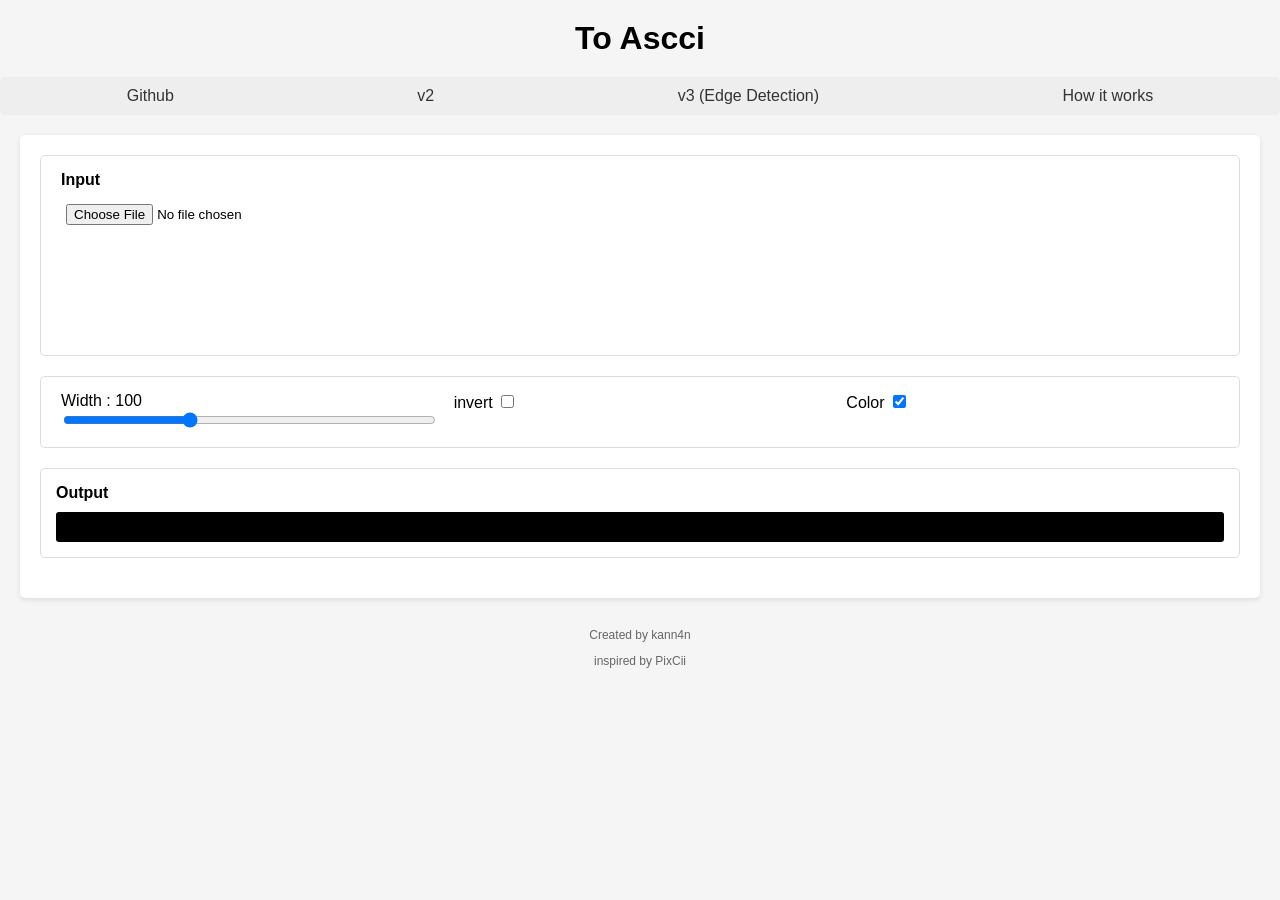
<file: index.html>
<!DOCTYPE html>
<html lang="en">

<head>
    <meta charset="UTF-8">
    <meta name="viewport" content="width=device-width, initial-scale=1.0">
    <meta name="description" content="Convert any image to ASCII art instantly. Free online tool that transforms photos into text-based ASCII art with color support and adjustable output width.">
    <meta name="keywords" content="ASCII art, image to ASCII, image converter, text art, ASCII generator, photo to text">
    <meta name="author" content="kann4n">
    <meta name="robots" content="index, follow">

    <!-- Open Graph -->
    <meta property="og:title" content="To ASCII – Image to ASCII Art Converter">
    <meta property="og:description" content="Convert any image to ASCII art instantly. Free online tool with color support and adjustable output width.">
    <meta property="og:type" content="website">
    <meta property="og:url" content="https://kann4n.github.io/to-ascci/">

    <!-- Twitter Card -->
    <meta name="twitter:card" content="summary">
    <meta name="twitter:title" content="To ASCII – Image to ASCII Art Converter">
    <meta name="twitter:description" content="Convert any image to ASCII art instantly. Free online tool with color support and adjustable output width.">

    <title>To ASCII – Image to ASCII Art Converter</title>
    <link rel="canonical" href="https://kann4n.github.io/to-ascci/">
    <link rel="stylesheet" href="styles/style.css">
    <link rel="apple-touch-icon" sizes="180x180" href="assets/img/favicon_io/apple-touch-icon.png">
    <link rel="icon" type="image/png" sizes="32x32" href="assets/img/favicon_io/favicon-32x32.png">
    <link rel="icon" type="image/png" sizes="16x16" href="assets/img/favicon_io/favicon-16x16.png">
    <link rel="manifest" href="assets/img/favicon_io/site.webmanifest">

</head>

<body>
    <h1>To Ascci</h1>
    <nav>
        <ul>
            <li><a href="https://github.com/kann4n/to-ascci">Github</a></li>
            <li><a href="v2.html">v2</a></li>
            <li><a href="v3.html">v3 (Edge Detection)</a></li>
            <li><a href="how-it-works.html">How it works</a></li>
        </ul>
    </nav>
    <div class="container">
        <div class="input-area">
            <label for="file-input">Input </label>
            <input type="file" name="upload" id="file-input" accept="image/*">
            <div id="img-preview"></div>
        </div>
        <div class="controls">
            <div>
                <label for="width">Width :</label>
                <span id="width-value">100</span>
                <input type="range" name="width" id="width" value="100" min="50" max="200">
            </div>
            <div>
                <label for="invert">invert</label>
                <input type="checkbox" name="invert" id="invert">
            </div>
            <div>
                <label for="color">Color </label>
                <input type="checkbox" name="color" id="color" checked>
            </div>

        </div>
        <div class="output-area">
            <label for="output">Output </label>
            <div id="out">
                <pre id="pre-out"></pre>
            </div>
        </div>
    </div>
    <div class="footer">
        <p>Created by <a href="https://github.com/kann4n">kann4n</a></p>
        <p>inspired by <a href="https://github.com/Izz4c/BugBusters">PixCii</a></p>
    </div>
    <script>
        // ... (The JavaScript from the previous response remains the same)
        const fileInput = document.getElementById('file-input')
        const preOut = document.getElementById('pre-out')
        const imgPreview = document.getElementById('img-preview')
        const widthInput = document.getElementById('width')
        const colorCheckbox = document.getElementById('color')
        const invertCheckbox = document.getElementById('invert')
        let originalImage = null;

        const widthValue = document.getElementById('width-value')

        // Event listener for width slider and color checkbox
        const updateASCII = () => {
            if (originalImage) {
                // The `invertCheckbox.checked` flag is passed to handle the invert feature
                const out = generateASCII(originalImage, parseInt(widthInput.value), colorCheckbox.checked, invertCheckbox.checked)
                preOut.innerHTML = out
                widthValue.innerHTML = widthInput.value
            }
        }

        widthInput.addEventListener('input', updateASCII)
        colorCheckbox.addEventListener('change', updateASCII)
        invertCheckbox.addEventListener('change', updateASCII) // Added event listener for invert checkbox


        fileInput.addEventListener('change', (e) => {
            e.preventDefault();
            const file = e.target.files[0]
            if (file) {
                const reader = new FileReader()
                reader.onload = (ev) => {
                    const img = document.createElement('img')
                    img.src = ev.target.result;
                    img.onload = () => {
                        originalImage = img;
                        imgPreview.innerHTML = '';
                        img.style.maxWidth = '80px';
                        imgPreview.appendChild(img);
                        updateASCII(); // Generate ASCII after a new image is loaded
                    };
                }
                reader.readAsDataURL(file)
            }
        })

        function calculate_luminance(r, g, b) {
            // Using the original simpler formula for consistency:
            const avg = 0.2 * r + 0.6 * g + 0.2 * b
            return avg
        }

        function generateASCII(img, targetWidth, isColor, isInverted) {
            // The ASCII character set, from darkest to brightest
            let asciiChars = "$@B%8&WM#*oahkbdpqwmZ0QLCJUYXzcvunxrjft/|()1{}[]?-_+~<>i!lI;:,\"^`'.        ";

            // Apply invert logic based on the flag
            if (isInverted) {
                asciiChars = asciiChars.split("").reverse().join("");
            }

            if (!img) return "";

            const width = targetWidth;
            const scale = width / img.naturalWidth;
            // Aspect ratio compensation (0.55) for monospace fonts
            const height = Math.floor(img.naturalHeight * scale * 0.55);

            /** @type {HTMLCanvasElement} */
            const canvas = document.createElement('canvas');
            /** @type {CanvasRenderingContext2D} */
            const ctx = canvas.getContext('2d');

            canvas.width = width;
            canvas.height = height;

            // 1. Draw the image onto the canvas, resizing it to the target dimensions
            ctx.drawImage(img, 0, 0, width, height);

            // 2. Get the scaled pixel data
            const imgD = ctx.getImageData(0, 0, width, height);

            let ascci = "";
            for (let y = 0; y < height; y++) {
                for (let x = 0; x < width; x++) {
                    const pixelIndex = (y * width + x) * 4; // RGBA data
                    const r = imgD.data[pixelIndex + 0];
                    const g = imgD.data[pixelIndex + 1];
                    const b = imgD.data[pixelIndex + 2];

                    const luminance = calculate_luminance(r, g, b);
                    // Map luminance (0-255) to character index (0 to length-1)
                    const charIndex = Math.floor((luminance / 255) * (asciiChars.length - 1));
                    const char = asciiChars.charAt(charIndex);

                    if (isColor) {
                        // Apply color if the checkbox is checked.
                        ascci += `<span style="color: rgb(${r},${g},${b});">${char}</span>`;
                    } else {
                        ascci += `<span>${char}</span>`
                    }
                }
                ascci += '\n'; // Add newline after each row
            }

            return ascci;
        }

        updateASCII();

    </script>
</body>

</html>
</file>
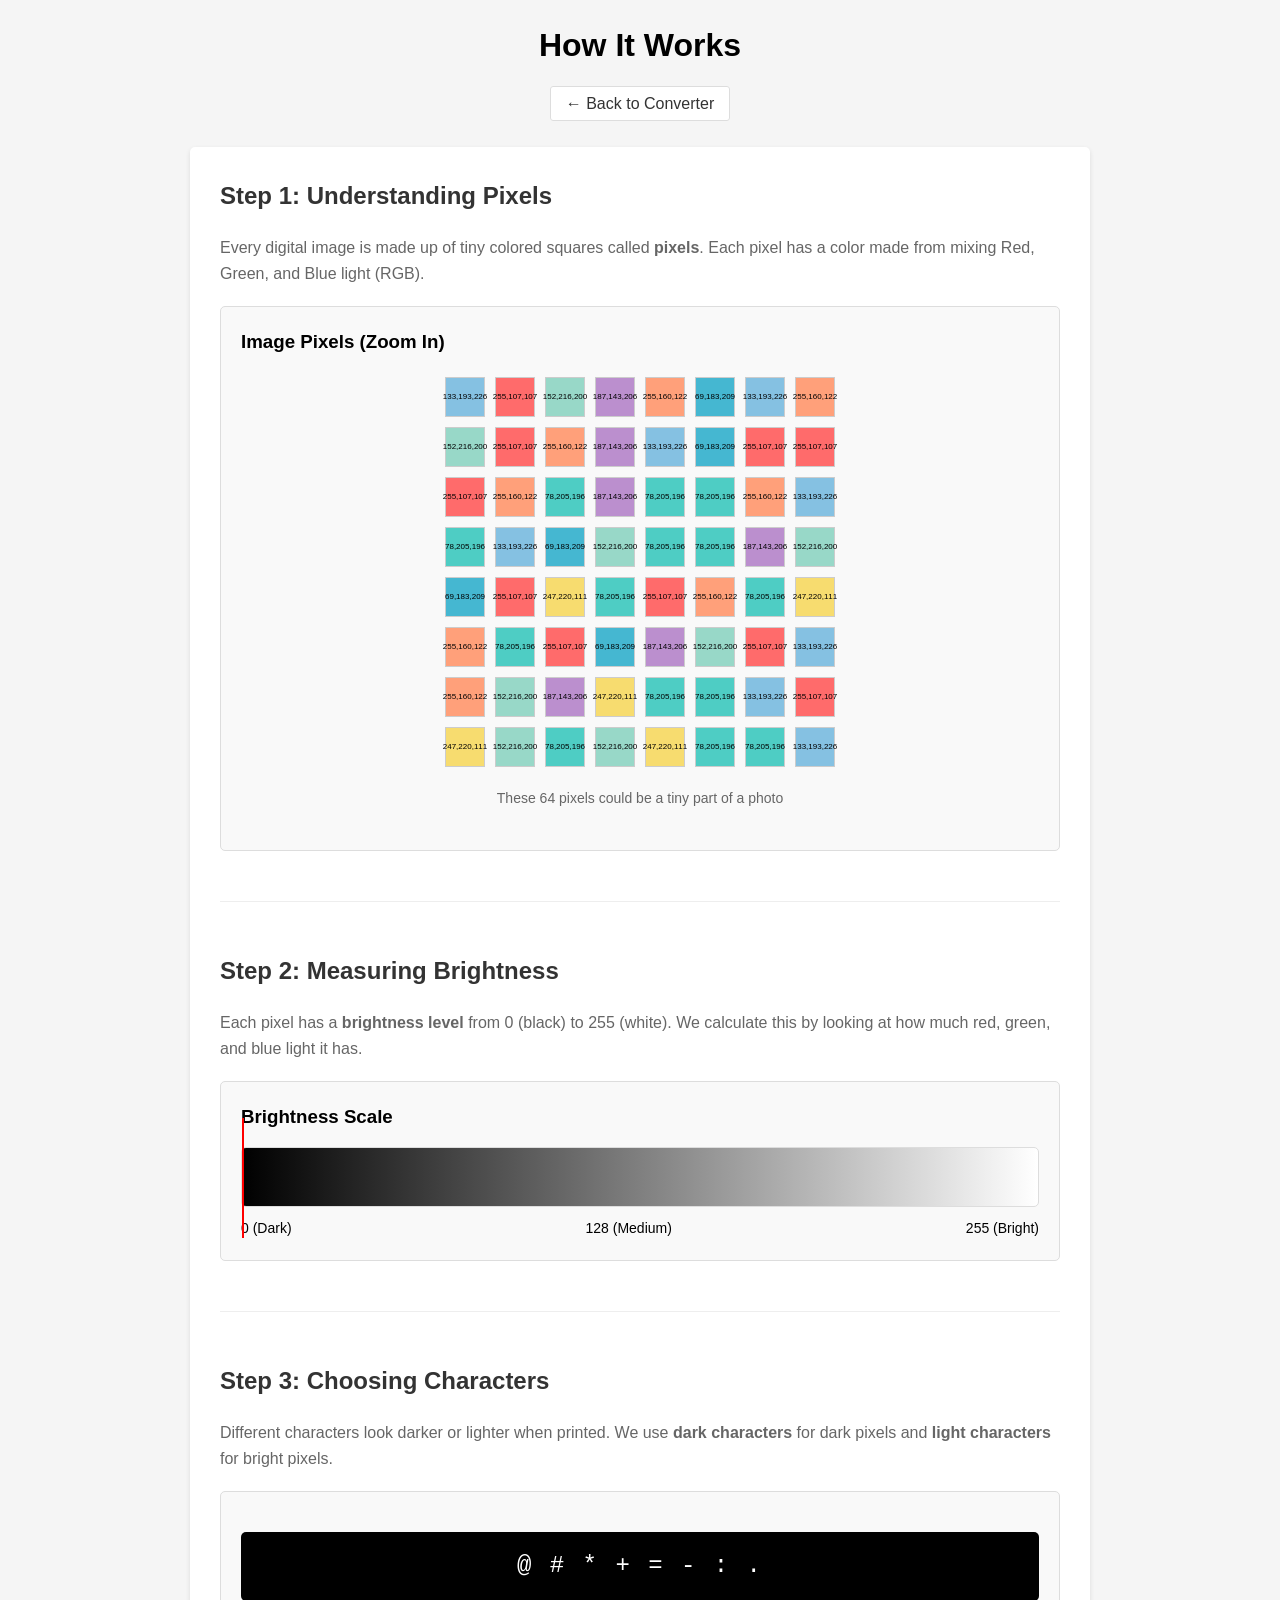
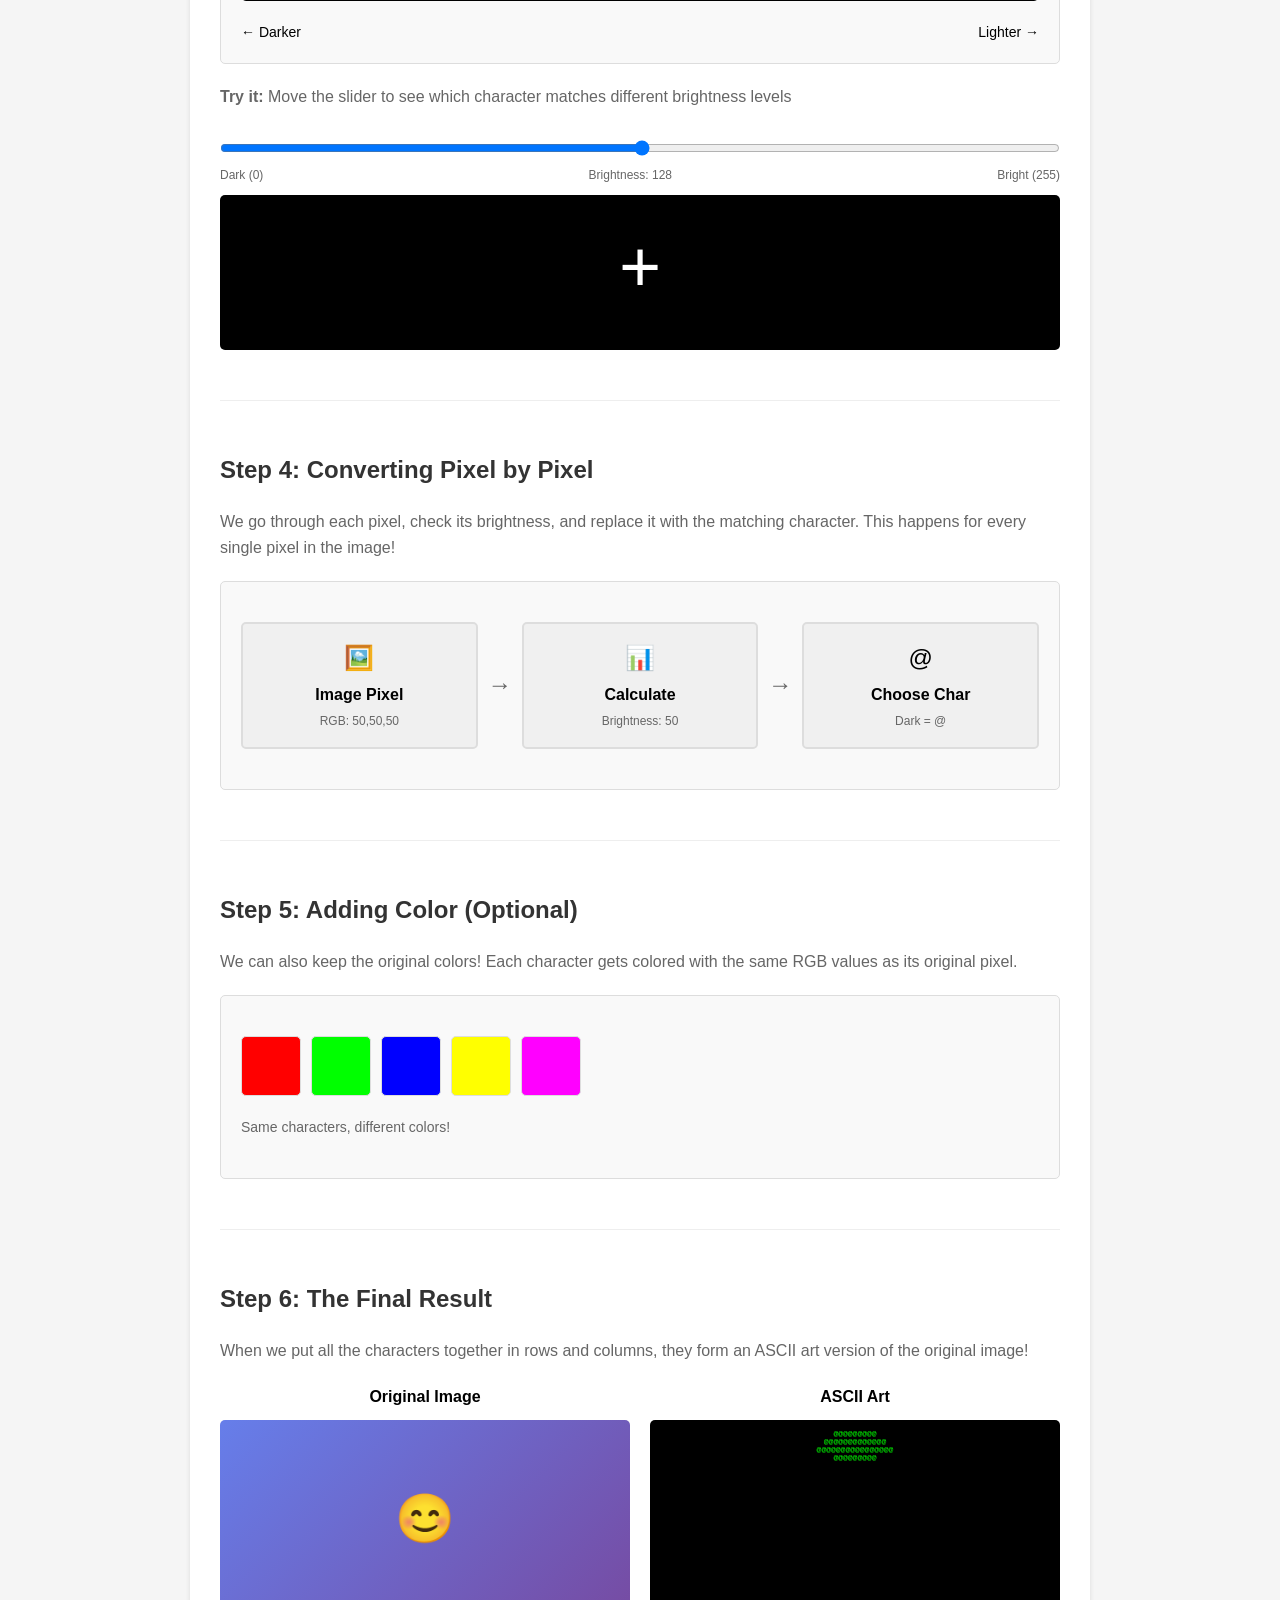
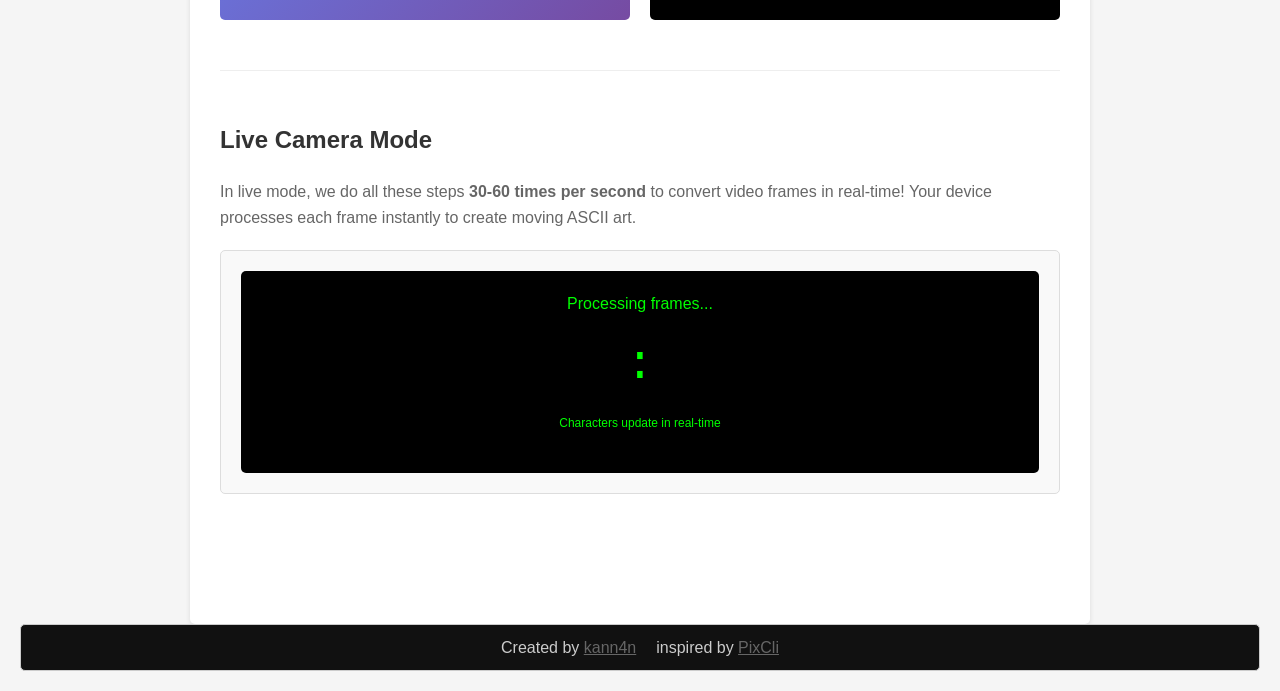
<file: how-it-works.html>
<!DOCTYPE html>
<html lang="en">

<head>
    <meta charset="UTF-8">
    <meta name="viewport" content="width=device-width, initial-scale=1.0">
    <meta name="description" content="Learn how the ASCII art converter works: from reading image pixels and measuring brightness to mapping characters and adding color — explained step by step.">
    <meta name="keywords" content="ASCII art, how ASCII converter works, image to text, pixel brightness, ASCII tutorial">
    <meta name="author" content="kann4n">
    <meta name="robots" content="index, follow">

    <!-- Open Graph -->
    <meta property="og:title" content="How It Works – ASCII Art Converter Explained">
    <meta property="og:description" content="Step-by-step guide explaining how images are converted to ASCII art: pixels, brightness, character mapping, and color.">
    <meta property="og:type" content="article">
    <meta property="og:url" content="https://kann4n.github.io/to-ascci/how-it-works.html">

    <!-- Twitter Card -->
    <meta name="twitter:card" content="summary">
    <meta name="twitter:title" content="How It Works – ASCII Art Converter Explained">
    <meta name="twitter:description" content="Step-by-step guide explaining how images are converted to ASCII art: pixels, brightness, character mapping, and color.">

    <title>How It Works – ASCII Art Converter | To ASCII</title>
    <link rel="canonical" href="https://kann4n.github.io/to-ascci/how-it-works.html">
    <link rel="apple-touch-icon" sizes="180x180" href="assets/img/favicon_io/apple-touch-icon.png">
    <link rel="icon" type="image/png" sizes="32x32" href="assets/img/favicon_io/favicon-32x32.png">
    <link rel="icon" type="image/png" sizes="16x16" href="assets/img/favicon_io/favicon-16x16.png">
    <link rel="manifest" href="assets/img/favicon_io/site.webmanifest">
    <style>
        * {
            margin: 0;
            padding: 0;
            box-sizing: border-box;
        }

        body {
            font-family: Arial, sans-serif;
            background-color: #f5f5f5;
            padding: 20px;
            line-height: 1.6;
        }

        h1 {
            text-align: center;
            margin-bottom: 20px;
        }

        nav {
            text-align: center;
            margin-bottom: 30px;
        }

        nav a {
            color: #333;
            text-decoration: none;
            padding: 8px 15px;
            background: white;
            border: 1px solid #ddd;
            border-radius: 3px;
        }

        nav a:hover {
            background: #f0f0f0;
        }

        .container {
            max-width: 900px;
            margin: 0 auto;
            background: white;
            padding: 30px;
            border-radius: 5px;
            box-shadow: 0 2px 5px rgba(0, 0, 0, 0.1);
        }

        .step {
            margin-bottom: 50px;
            padding-bottom: 30px;
            border-bottom: 1px solid #eee;
        }

        .step:last-child {
            border-bottom: none;
        }

        .step h2 {
            margin-bottom: 20px;
            color: #333;
        }

        .step p {
            margin-bottom: 20px;
            color: #666;
        }

        .demo-box {
            background: #f9f9f9;
            border: 1px solid #ddd;
            border-radius: 5px;
            padding: 20px;
            margin: 20px 0;
        }

        .pixel-demo {
            display: grid;
            grid-template-columns: repeat(8, 40px);
            gap: 10px;
            margin: 20px auto;
            width: fit-content;
        }

        .pixel {
            width: 40px;
            height: 40px;
            border: 1px solid #ccc;
            display: flex;
            align-items: center;
            justify-content: center;
            font-size: 8px;
            transition: all 0.3s;
        }

        .brightness-demo {
            display: flex;
            align-items: center;
            gap: 20px;
            margin: 20px 0;
            flex-wrap: wrap;
        }

        .brightness-bar {
            flex: 1;
            min-width: 200px;
            height: 60px;
            background: linear-gradient(to right, #000, #fff);
            border: 1px solid #ddd;
            border-radius: 5px;
            position: relative;
        }

        .brightness-indicator {
            position: absolute;
            top: -30px;
            width: 2px;
            height: 120px;
            background: red;
            animation: slide 3s infinite;
        }

        @keyframes slide {

            0%,
            100% {
                left: 0;
            }

            50% {
                left: calc(100% - 2px);
            }
        }

        .char-set {
            font-family: monospace;
            font-size: 24px;
            letter-spacing: 2px;
            background: #000;
            color: #fff;
            padding: 15px;
            border-radius: 5px;
            text-align: center;
            margin: 20px 0;
        }

        .before-after {
            display: grid;
            grid-template-columns: 1fr 1fr;
            gap: 20px;
            margin: 20px 0;
        }

        .before-after>div {
            text-align: center;
        }

        .before-after h3 {
            margin-bottom: 10px;
            font-size: 16px;
        }

        .image-placeholder {
            width: 100%;
            height: 200px;
            background: linear-gradient(135deg, #667eea 0%, #764ba2 100%);
            border-radius: 5px;
            display: flex;
            align-items: center;
            justify-content: center;
            color: white;
            font-size: 48px;
        }

        .ascii-result {
            width: 100%;
            min-height: 200px;
            background: #000;
            color: #0f0;
            font-family: monospace;
            font-size: 8px;
            line-height: 1;
            padding: 10px;
            border-radius: 5px;
            overflow: hidden;
            white-space: pre;
        }

        .animation-demo {
            background: #000;
            padding: 20px;
            border-radius: 5px;
            text-align: center;
        }

        .rotating-char {
            font-family: monospace;
            font-size: 48px;
            color: #0f0;
            display: inline-block;
            animation: rotate-chars 2s infinite;
        }

        @keyframes rotate-chars {
            0% {
                content: '@';
            }

            20% {
                content: '#';
            }

            40% {
                content: '*';
            }

            60% {
                content: '+';
            }

            80% {
                content: '.';
            }

            100% {
                content: '@';
            }
        }

        .color-demo {
            display: flex;
            gap: 10px;
            margin: 20px 0;
            flex-wrap: wrap;
        }

        .color-sample {
            width: 60px;
            height: 60px;
            border: 1px solid #ddd;
            border-radius: 5px;
            display: flex;
            align-items: center;
            justify-content: center;
            font-family: monospace;
            font-size: 36px;
            font-weight: bold;
        }

        .process-flow {
            display: flex;
            align-items: center;
            justify-content: space-between;
            margin: 20px 0;
            flex-wrap: wrap;
            gap: 10px;
        }

        .process-step {
            flex: 1;
            min-width: 120px;
            text-align: center;
            padding: 15px;
            background: #f0f0f0;
            border-radius: 5px;
            border: 2px solid #ddd;
        }

        .arrow {
            font-size: 24px;
            color: #666;
        }

        @media (max-width: 768px) {
            .before-after {
                grid-template-columns: 1fr;
            }

            .pixel-demo {
                grid-template-columns: repeat(4, 40px);
            }

            .arrow {
                transform: rotate(90deg);
            }
        }

        .interactive-demo {
            margin: 20px 0;
        }

        .slider-demo {
            margin: 20px 0;
        }

        .slider-demo input[type="range"] {
            width: 100%;
            margin: 10px 0;
        }

        .live-char {
            font-family: monospace;
            font-size: 72px;
            text-align: center;
            padding: 20px;
            background: #000;
            color: #fff;
            border-radius: 5px;
            margin: 10px 0;
        }

        .footer {
            /* Adjusted margin */
            padding: 10px;
            background-color: #111;
            color: #ccc;
            border: 1px solid #ccc;
            border-radius: 5px;
            display: flex;
            justify-content: center;
            flex-wrap: wrap;
            gap: 20px;
        }

        .footer a {
            color: #666;
        }
    </style>
</head>

<body>
    <h1>How It Works</h1>
    <nav>
        <a href="index.html">← Back to Converter</a>
    </nav>

    <div class="container">
        <div class="step">
            <h2>Step 1: Understanding Pixels</h2>
            <p>Every digital image is made up of tiny colored squares called <strong>pixels</strong>. Each pixel has a
                color made from mixing Red, Green, and Blue light (RGB).</p>

            <div class="demo-box">
                <h3 style="margin-bottom: 15px;">Image Pixels (Zoom In)</h3>
                <div class="pixel-demo" id="pixel-grid"></div>
                <p style="text-align: center; color: #666; font-size: 14px;">These 64 pixels could be a tiny part of a
                    photo</p>
            </div>
        </div>

        <div class="step">
            <h2>Step 2: Measuring Brightness</h2>
            <p>Each pixel has a <strong>brightness level</strong> from 0 (black) to 255 (white). We calculate this by
                looking at how much red, green, and blue light it has.</p>

            <div class="demo-box">
                <h3 style="margin-bottom: 15px;">Brightness Scale</h3>
                <div class="brightness-bar">
                    <div class="brightness-indicator"></div>
                </div>
                <div style="display: flex; justify-content: space-between; margin-top: 10px; font-size: 14px;">
                    <span>0 (Dark)</span>
                    <span>128 (Medium)</span>
                    <span>255 (Bright)</span>
                </div>
            </div>
        </div>

        <div class="step">
            <h2>Step 3: Choosing Characters</h2>
            <p>Different characters look darker or lighter when printed. We use <strong>dark characters</strong> for
                dark pixels and <strong>light characters</strong> for bright pixels.</p>

            <div class="demo-box">
                <div class="char-set">
                    @ # * + = - : .
                </div>
                <div style="display: flex; justify-content: space-between; margin-top: 10px; font-size: 14px;">
                    <span>← Darker</span>
                    <span>Lighter →</span>
                </div>
            </div>

            <div class="interactive-demo">
                <div class="slider-demo">
                    <p><strong>Try it:</strong> Move the slider to see which character matches different brightness
                        levels</p>
                    <input type="range" id="brightness-slider" min="0" max="255" value="128">
                    <div style="display: flex; justify-content: space-between; font-size: 12px; color: #666;">
                        <span>Dark (0)</span>
                        <span>Brightness: <span id="brightness-value">128</span></span>
                        <span>Bright (255)</span>
                    </div>
                    <div class="live-char" id="live-char">+</div>
                </div>
            </div>
        </div>

        <div class="step">
            <h2>Step 4: Converting Pixel by Pixel</h2>
            <p>We go through each pixel, check its brightness, and replace it with the matching character. This happens
                for every single pixel in the image!</p>

            <div class="demo-box">
                <div class="process-flow">
                    <div class="process-step">
                        <div style="font-size: 24px; margin-bottom: 5px;">🖼️</div>
                        <strong>Image Pixel</strong>
                        <div style="margin-top: 5px; font-size: 12px; color: #666;">RGB: 50,50,50</div>
                    </div>
                    <div class="arrow">→</div>
                    <div class="process-step">
                        <div style="font-size: 24px; margin-bottom: 5px;">📊</div>
                        <strong>Calculate</strong>
                        <div style="margin-top: 5px; font-size: 12px; color: #666;">Brightness: 50</div>
                    </div>
                    <div class="arrow">→</div>
                    <div class="process-step">
                        <div style="font-size: 24px; margin-bottom: 5px;">@</div>
                        <strong>Choose Char</strong>
                        <div style="margin-top: 5px; font-size: 12px; color: #666;">Dark = @</div>
                    </div>
                </div>
            </div>
        </div>

        <div class="step">
            <h2>Step 5: Adding Color (Optional)</h2>
            <p>We can also keep the original colors! Each character gets colored with the same RGB values as its
                original pixel.</p>

            <div class="demo-box">
                <div class="color-demo">
                    <div class="color-sample" style="background: rgb(255,0,0); color: rgb(255,0,0);">@</div>
                    <div class="color-sample" style="background: rgb(0,255,0); color: rgb(0,255,0);">#</div>
                    <div class="color-sample" style="background: rgb(0,0,255); color: rgb(0,0,255);">*</div>
                    <div class="color-sample" style="background: rgb(255,255,0); color: rgb(255,255,0);">+</div>
                    <div class="color-sample" style="background: rgb(255,0,255); color: rgb(255,0,255);">=</div>
                </div>
                <p style="font-size: 14px; color: #666;">Same characters, different colors!</p>
            </div>
        </div>

        <div class="step">
            <h2>Step 6: The Final Result</h2>
            <p>When we put all the characters together in rows and columns, they form an ASCII art version of the
                original image!</p>

            <div class="before-after">
                <div>
                    <h3>Original Image</h3>
                    <div class="image-placeholder">😊</div>
                </div>
                <div>
                    <h3>ASCII Art</h3>
                    <div class="ascii-result" id="ascii-demo"></div>
                </div>
            </div>
        </div>

        <div class="step">
            <h2>Live Camera Mode</h2>
            <p>In live mode, we do all these steps <strong>30-60 times per second</strong> to convert video frames in
                real-time! Your device processes each frame instantly to create moving ASCII art.</p>

            <div class="demo-box">
                <div class="animation-demo">
                    <p style="color: #0f0; margin-bottom: 10px;">Processing frames...</p>
                    <div class="rotating-char" id="rotating-char">@</div>
                    <p style="color: #0f0; margin-top: 10px; font-size: 12px;">Characters update in real-time</p>
                </div>
            </div>
        </div>
    </div>

    <div class="footer">
        <p>Created by <a href="https://github.com/kann4n">kann4n</a></p>
        <p>inspired by <a href="https://github.com/Izz4c/BugBusters">PixCli</a></p>
    </div>

    <script>
        // Pixel grid animation
        const pixelGrid = document.getElementById('pixel-grid');
        const colors = [
            '#FF6B6B', '#4ECDC4', '#45B7D1', '#FFA07A',
            '#98D8C8', '#F7DC6F', '#BB8FCE', '#85C1E2'
        ];

        for (let i = 0; i < 64; i++) {
            const pixel = document.createElement('div');
            pixel.className = 'pixel';
            pixel.style.background = colors[Math.floor(Math.random() * colors.length)];

            // Add RGB values
            const rgb = pixel.style.background.match(/\d+/g);
            if (rgb) {
                pixel.textContent = `${rgb[0]},${rgb[1]},${rgb[2]}`;
            }

            pixelGrid.appendChild(pixel);

            // Animate on hover
            pixel.addEventListener('mouseenter', () => {
                pixel.style.transform = 'scale(1.1)';
                pixel.style.zIndex = '10';
            });

            pixel.addEventListener('mouseleave', () => {
                pixel.style.transform = 'scale(1)';
                pixel.style.zIndex = '1';
            });
        }

        // Brightness slider demo
        const brightnessSlider = document.getElementById('brightness-slider');
        const brightnessValue = document.getElementById('brightness-value');
        const liveChar = document.getElementById('live-char');

        const chars = "$@B%8&WM#*oahkbdpqwmZ0QLCJUYXzcvunxrjft/|()1{}[]?-_+~<>i!lI;:,\"^`'. ";

        brightnessSlider.addEventListener('input', (e) => {
            const value = e.target.value;
            brightnessValue.textContent = value;

            // Map brightness to character
            const charIndex = Math.floor((value / 255) * (chars.length - 1));
            liveChar.textContent = chars[charIndex];

            // Change background brightness
            const bgBrightness = Math.floor((value / 255) * 100);
            liveChar.style.background = `hsl(0, 0%, ${100 - bgBrightness}%)`;
            liveChar.style.color = `hsl(0, 0%, ${bgBrightness}%)`;
        });

        // ASCII demo animation
        const asciiDemo = document.getElementById('ascii-demo');
        const smileyAscii = `    @@@@@@@@@    
  @@@@@@@@@@@@@  
 @@@@@@@@@@@@@@@@ 
@@@@@@@@@@@@@@@@@@
@@  @@@@@@@  @@ @@
@@  @@@@@@@  @@ @@
@@@@@@@@@@@@@@@@@@
@@@@@@@@@@@@@@@@@@
@@  @@@@@@@@@@  @@
 @@  @@@@@@@@  @@ 
  @@@  @@@@  @@@  
    @@@@@@@@@@@   `;

        let charIndex = 0;
        function typeASCII() {
            if (charIndex < smileyAscii.length) {
                asciiDemo.textContent = smileyAscii.substring(0, charIndex + 1);
                charIndex++;
                setTimeout(typeASCII, 20);
            }
        }

        // Start typing after a short delay
        setTimeout(typeASCII, 500);

        // Rotating character animation
        const rotatingChar = document.getElementById('rotating-char');
        const rotatingChars = ['@', '#', '*', '+', '=', '-', ':', '.'];
        let currentChar = 0;

        setInterval(() => {
            currentChar = (currentChar + 1) % rotatingChars.length;
            rotatingChar.textContent = rotatingChars[currentChar];
        }, 300);
    </script>
</body>

</html>
</file>
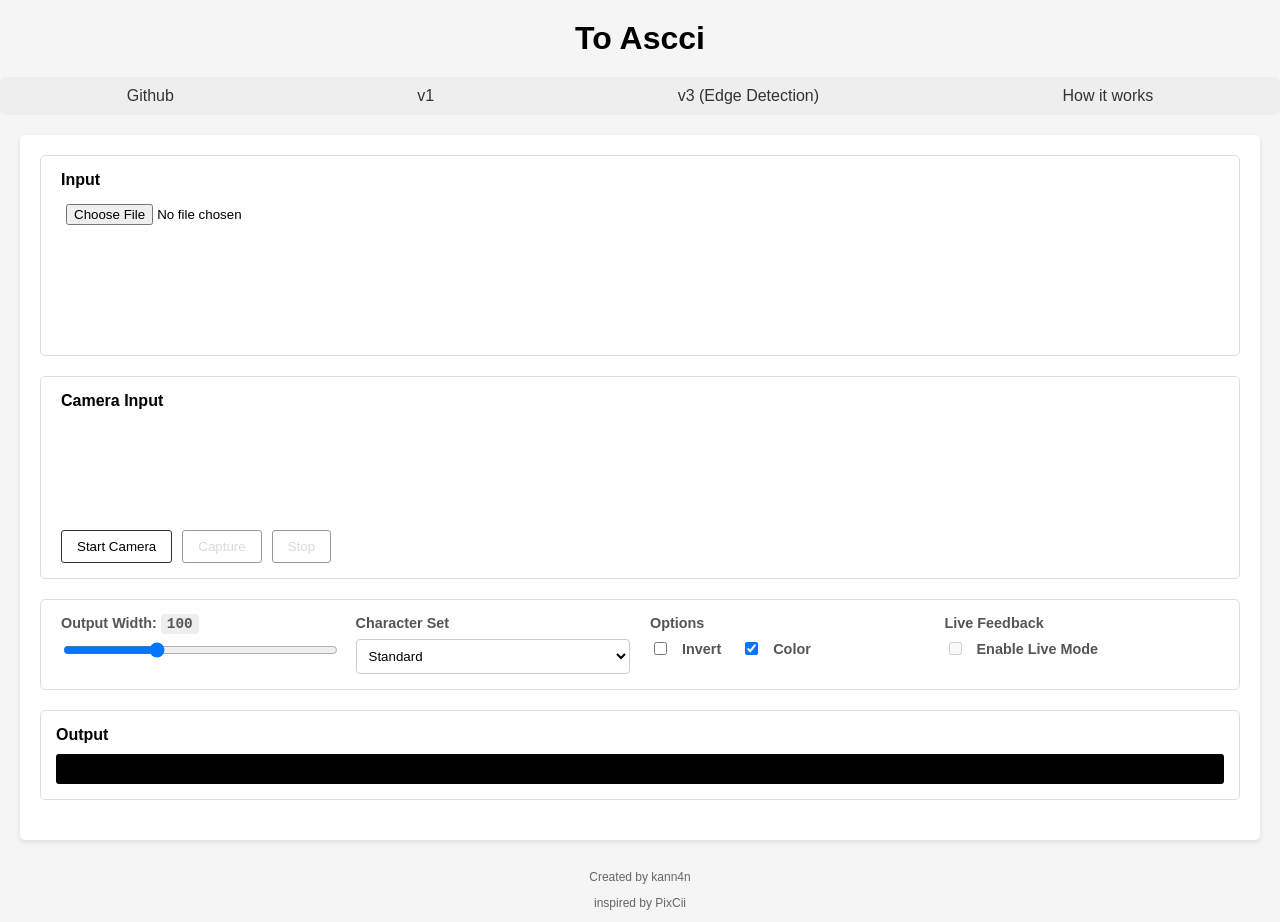
<file: v2.html>
<!DOCTYPE html>
<html lang="en">

<head>
    <meta charset="UTF-8">
    <meta name="viewport" content="width=device-width, initial-scale=1.0">
    <meta name="description" content="To ASCII v2 — Convert images or live camera feed to ASCII art. Supports multiple character sets, color output, invert mode, and real-time live mode.">
    <meta name="keywords" content="ASCII art, image to ASCII, camera to ASCII, live ASCII, ASCII converter, text art generator">
    <meta name="author" content="kann4n">
    <meta name="robots" content="index, follow">

    <!-- Open Graph -->
    <meta property="og:title" content="To ASCII v2 – Live Camera & Image ASCII Converter">
    <meta property="og:description" content="Convert images or live camera feed to ASCII art with multiple character sets, color output, and real-time live mode.">
    <meta property="og:type" content="website">
    <meta property="og:url" content="https://kann4n.github.io/to-ascci/v2.html">

    <!-- Twitter Card -->
    <meta name="twitter:card" content="summary">
    <meta name="twitter:title" content="To ASCII v2 – Live Camera & Image ASCII Converter">
    <meta name="twitter:description" content="Convert images or live camera feed to ASCII art with multiple character sets, color output, and real-time live mode.">

    <title>To ASCII v2 – Live Camera & Image ASCII Converter</title>
    <link rel="canonical" href="https://kann4n.github.io/to-ascci/v2.html">
    <link rel="stylesheet" href="styles/style.css">
    <link rel="apple-touch-icon" sizes="180x180" href="assets/img/favicon_io/apple-touch-icon.png">
    <link rel="icon" type="image/png" sizes="32x32" href="assets/img/favicon_io/favicon-32x32.png">
    <link rel="icon" type="image/png" sizes="16x16" href="assets/img/favicon_io/favicon-16x16.png">
    <link rel="manifest" href="assets/img/favicon_io/site.webmanifest">
</head>

<body>
    <h1>To Ascci</h1>
    <nav>
        <ul>
            <li><a href="https://github.com/kann4n/to-ascci">Github</a></li>
            <li><a href="index.html">v1</a></li>
            <li><a href="v3.html">v3 (Edge Detection)</a></li>
            <li><a href="how-it-works.html">How it works</a></li>
        </ul>
    </nav>

    <div class="container">
        <div class="input-area">
            <label for="file-input">Input</label>
            <input type="file" name="upload" id="file-input" accept="image/*">
            <div id="img-preview"></div>
        </div>

        <div class="camera-area">
            <label>Camera Input</label>
            <div id="camera-preview">
                <video id="video" autoplay playsinline style="display:none;"></video>
            </div>
            <div class="camera-controls">
                <button id="start-camera">Start Camera</button>
                <button id="capture" disabled>Capture</button>
                <button id="stop-camera" disabled>Stop</button>
            </div>
        </div>

        <div class="controls">
            <div class="control-group">
                <label for="width">Output Width: <span id="width-value" class="value-display">100</span></label>
                <input type="range" name="width" id="width" value="100" min="50" max="200">
            </div>

            <div class="control-group">
                <label for="charset">Character Set</label>
                <select name="charset" id="charset">
                    <option value="standard">Standard</option>
                    <option value="detailed">Detailed</option>
                    <option value="simple">Simple</option>
                    <option value="blocks">Blocks</option>
                    <option value="custom">Custom...</option>
                </select>
                <div id="custom-charset"></div>
            </div>

            <div class="control-group">
                <label>Options</label>
                <div style="display: flex; gap: 20px;">
                    <div class="control-group row-layout">
                        <input type="checkbox" name="invert" id="invert">
                        <label for="invert" style="margin:0;">Invert</label>
                    </div>
                    <div class="control-group row-layout">
                        <input type="checkbox" name="color" id="color" checked>
                        <label for="color" style="margin:0;">Color</label>
                    </div>
                </div>
            </div>

            <div class="control-group">
                <label for="live-mode">Live Feedback</label>
                <div class="control-group row-layout">
                    <input type="checkbox" name="live-mode" id="live-mode" disabled>
                    <label for="live-mode" style="margin:0;">Enable Live Mode</label>
                    <span class="live-indicator" style="display:none;" id="live-indicator"></span>
                </div>
            </div>
        </div>
        <div class="output-area">
            <label for="output">Output</label>
            <div id="out">
                <pre id="pre-out"></pre>
            </div>
        </div>
    </div>

    <div class="footer">
        <p>Created by <a href="https://github.com/kann4n">kann4n</a></p>
        <p>inspired by <a href="https://github.com/Izz4c/BugBusters">PixCii</a></p>
    </div>

    <script>
        const fileInput = document.getElementById('file-input');
        const preOut = document.getElementById('pre-out');
        const imgPreview = document.getElementById('img-preview');
        const widthInput = document.getElementById('width');
        const colorCheckbox = document.getElementById('color');
        const invertCheckbox = document.getElementById('invert');
        const charsetSelect = document.getElementById('charset');
        const widthValue = document.getElementById('width-value');

        const video = document.getElementById('video');
        const startCameraBtn = document.getElementById('start-camera');
        const stopCameraBtn = document.getElementById('stop-camera');
        const captureBtn = document.getElementById('capture');
        const liveModeCheckbox = document.getElementById('live-mode');
        const liveIndicator = document.getElementById('live-indicator');

        let originalImage = null;
        let stream = null;
        let liveMode = false;
        let animationId = null;

        const charsets = {
            standard: "$@B%8&WM#*oahkbdpqwmZ0QLCJUYXzcvunxrjft/|()1{}[]?-_+~<>i!lI;:,\"^`'. ",
            detailed: "@%#*+=-:. ",
            simple: "@#+=:. ",
            blocks: "█▓▒░ "
        };

        // Custom charset handling: create a single input field (hidden unless needed),
        // keep its value, and update ASCII output on change.
        const customCharsetContainer = document.getElementById('custom-charset');
        let customCharsetInput = null;

        function ensureCustomInput() {
            if (!customCharsetInput) {
                customCharsetInput = document.createElement('input');
                customCharsetInput.type = 'text';
                customCharsetInput.value = charsets.standard;
                customCharsetInput.style.width = '100%';
                customCharsetInput.addEventListener('input', () => {
                    if (!liveMode) updateASCII();
                });
                customCharsetContainer.appendChild(customCharsetInput);
            }
            customCharsetContainer.style.display = '';
        }

        function hideCustomInput() {
            if (customCharsetInput) {
                // keep the input but hide the container so value is preserved
                customCharsetContainer.style.display = 'none';
            } else {
                customCharsetContainer.style.display = 'none';
            }
        }

        function resolveCharset(name) {
            if (name === 'custom') {
                return (customCharsetInput && customCharsetInput.value) ? customCharsetInput.value : charsets.standard;
            }
            return charsets[name] || charsets.standard;
        }

        // Initialize custom input visibility based on current selection
        if (charsetSelect.value === 'custom') {
            ensureCustomInput();
        } else {
            hideCustomInput();
        }

        function calculate_luminance(r, g, b) {
            const avg = 0.2 * r + 0.6 * g + 0.2 * b;
            return avg;
        }

        function generateASCII(img, targetWidth, isColor, isInverted, charset) {
            // Resolve charset (supports named charsets and 'custom')
            let asciiChars = (charset === 'custom') ? resolveCharset('custom') : charsets[charset];
            // Fallback to standard if unresolved
            if (!asciiChars) asciiChars = charsets.standard;

            if (isInverted) {
                asciiChars = asciiChars.split("").reverse().join("");
            }

            if (!img) return "";

            const width = targetWidth;
            const scale = width / (img.naturalWidth || img.videoWidth || img.width);
            const height = Math.floor((img.naturalHeight || img.videoHeight || img.height) * scale * 0.55);

            const canvas = document.createElement('canvas');
            const ctx = canvas.getContext('2d');

            canvas.width = width;
            canvas.height = height;

            ctx.drawImage(img, 0, 0, width, height);

            const imgD = ctx.getImageData(0, 0, width, height);

            let ascci = "";
            for (let y = 0; y < height; y++) {
                for (let x = 0; x < width; x++) {
                    const pixelIndex = (y * width + x) * 4;
                    const r = imgD.data[pixelIndex + 0];
                    const g = imgD.data[pixelIndex + 1];
                    const b = imgD.data[pixelIndex + 2];

                    const luminance = calculate_luminance(r, g, b);
                    const charIndex = Math.floor((luminance / 255) * (asciiChars.length - 1));
                    const char = asciiChars.charAt(charIndex);

                    if (isColor) {
                        ascci += `<span style="color: rgb(${r},${g},${b});">${char}</span>`;
                    } else {
                        ascci += char;
                    }
                }
                ascci += '\n';
            }

            return ascci;
        }

        const updateASCII = () => {
            if (originalImage) {
                const out = generateASCII(
                    originalImage,
                    parseInt(widthInput.value),
                    colorCheckbox.checked,
                    invertCheckbox.checked,
                    charsetSelect.value
                );
                preOut.innerHTML = out;
                widthValue.innerHTML = widthInput.value;
            }
        };

        function processVideoFrame() {
            if (liveMode && video.videoWidth > 0) {
                const out = generateASCII(
                    video,
                    parseInt(widthInput.value),
                    colorCheckbox.checked,
                    invertCheckbox.checked,
                    charsetSelect.value
                );
                preOut.innerHTML = out;
                widthValue.innerHTML = widthInput.value;
                animationId = requestAnimationFrame(processVideoFrame);
            }
        }

        widthInput.addEventListener('input', () => {
            if (liveMode) return;
            updateASCII();
        });

        colorCheckbox.addEventListener('change', () => {
            if (liveMode) return;
            updateASCII();
        });

        invertCheckbox.addEventListener('change', () => {
            if (liveMode) return;
            updateASCII();
        });

        charsetSelect.addEventListener('change', () => {
            if (liveMode) return;
            if (charsetSelect.value === 'custom') {
                ensureCustomInput();
            } else {
                hideCustomInput();
            }
            updateASCII();
        });

        fileInput.addEventListener('change', (e) => {
            e.preventDefault();
            const file = e.target.files[0];
            if (file) {
                const reader = new FileReader();
                reader.onload = (ev) => {
                    const img = document.createElement('img');
                    img.src = ev.target.result;
                    img.onload = () => {
                        originalImage = img;
                        imgPreview.innerHTML = '';
                        img.style.maxWidth = '80px';
                        imgPreview.appendChild(img);

                        if (liveMode) {
                            liveModeCheckbox.checked = false;
                            stopLiveMode();
                        }

                        updateASCII();
                    };
                };
                reader.readAsDataURL(file);
            }
        });

        startCameraBtn.addEventListener('click', async () => {
            try {
                stream = await navigator.mediaDevices.getUserMedia({
                    video: { facingMode: 'environment' }
                });
                video.srcObject = stream;
                video.style.display = 'block';

                startCameraBtn.disabled = true;
                stopCameraBtn.disabled = false;
                captureBtn.disabled = false;
                liveModeCheckbox.disabled = false;
            } catch (err) {
                alert('Error accessing camera: ' + err.message);
            }
        });

        stopCameraBtn.addEventListener('click', () => {
            if (stream) {
                stream.getTracks().forEach(track => track.stop());
                video.srcObject = null;
                video.style.display = 'none';

                startCameraBtn.disabled = false;
                stopCameraBtn.disabled = true;
                captureBtn.disabled = true;
                liveModeCheckbox.disabled = true;

                if (liveMode) {
                    liveModeCheckbox.checked = false;
                    stopLiveMode();
                }
            }
        });

        captureBtn.addEventListener('click', () => {
            if (video.videoWidth > 0) {
                const canvas = document.createElement('canvas');
                canvas.width = video.videoWidth;
                canvas.height = video.videoHeight;
                const ctx = canvas.getContext('2d');
                ctx.drawImage(video, 0, 0);

                const img = new Image();
                img.src = canvas.toDataURL();
                img.onload = () => {
                    originalImage = img;
                    imgPreview.innerHTML = '';
                    img.style.maxWidth = '80px';
                    imgPreview.appendChild(img);

                    if (liveMode) {
                        liveModeCheckbox.checked = false;
                        stopLiveMode();
                    }

                    updateASCII();
                };
            }
        });

        liveModeCheckbox.addEventListener('change', () => {
            if (liveModeCheckbox.checked) {
                startLiveMode();
            } else {
                stopLiveMode();
            }
        });

        function startLiveMode() {
            if (video.videoWidth > 0) {
                liveMode = true;
                liveIndicator.style.display = 'inline-block';
                processVideoFrame();
            } else {
                liveModeCheckbox.checked = false;
                alert('Please start the camera first!');
            }
        }

        function stopLiveMode() {
            liveMode = false;
            liveIndicator.style.display = 'none';
            if (animationId) {
                cancelAnimationFrame(animationId);
                animationId = null;
            }
        }

        updateASCII();
    </script>
</body>

</html>
</file>
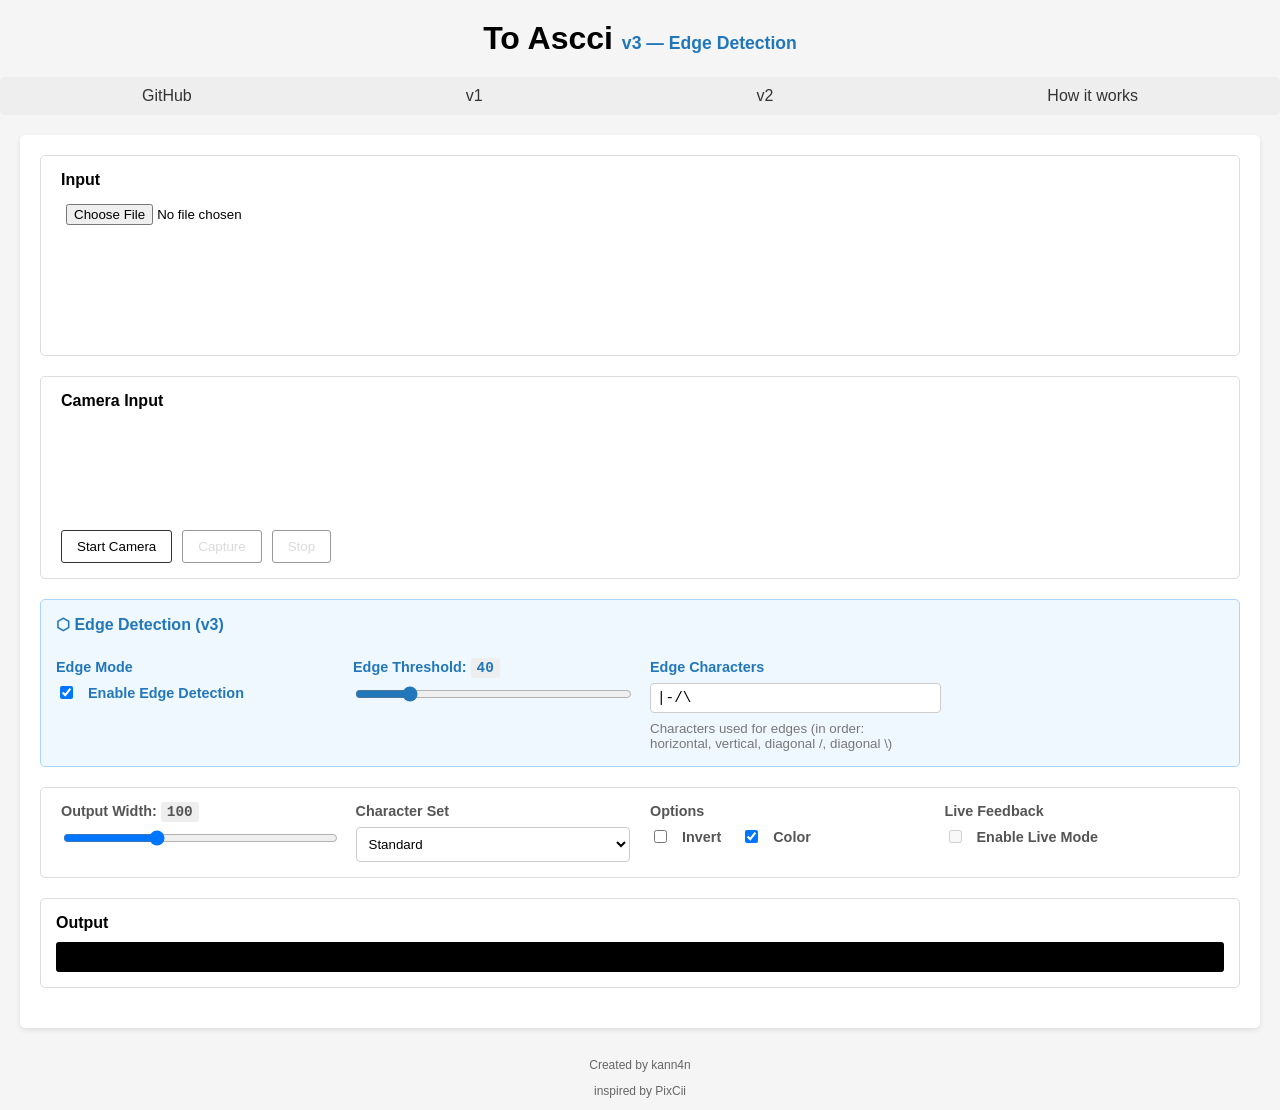
<file: v3.html>
<!DOCTYPE html>
<html lang="en">

<head>
    <meta charset="UTF-8">
    <meta name="viewport" content="width=device-width, initial-scale=1.0">
    <meta name="description" content="To ASCII v3 — Advanced ASCII art converter with Sobel edge detection. Highlight outlines with directional edge characters alongside standard luminance-based ASCII art.">
    <meta name="keywords" content="ASCII art, image to text, camera to ASCII, ASCII converter, text art generator, edge detection, Sobel filter">
    <meta name="author" content="kann4n">
    <meta name="robots" content="index, follow">

    <!-- Open Graph -->
    <meta property="og:title" content="To ASCII v3 – Edge Detection ASCII Art Converter">
    <meta property="og:description" content="Advanced ASCII art converter with Sobel edge detection. Highlight outlines with directional edge characters alongside standard ASCII art.">
    <meta property="og:type" content="website">
    <meta property="og:url" content="https://kann4n.github.io/to-ascci/v3.html">

    <!-- Twitter Card -->
    <meta name="twitter:card" content="summary">
    <meta name="twitter:title" content="To ASCII v3 – Edge Detection ASCII Art Converter">
    <meta name="twitter:description" content="Advanced ASCII art converter with Sobel edge detection. Highlight outlines with directional edge characters alongside standard ASCII art.">

    <title>To ASCII v3 – Edge Detection ASCII Art Converter</title>
    <link rel="canonical" href="https://kann4n.github.io/to-ascci/v3.html">
    <link rel="stylesheet" href="styles/style.css">
    <link rel="stylesheet" href="styles/v3.css">
    <link rel="apple-touch-icon" sizes="180x180" href="assets/img/favicon_io/apple-touch-icon.png">
    <link rel="icon" type="image/png" sizes="32x32" href="assets/img/favicon_io/favicon-32x32.png">
    <link rel="icon" type="image/png" sizes="16x16" href="assets/img/favicon_io/favicon-16x16.png">
    <link rel="manifest" href="assets/img/favicon_io/site.webmanifest">
</head>

<body>
    <h1>To Ascci <small style="font-size:0.55em; color:#2277bb;">v3 — Edge Detection</small></h1>
    <nav>
        <ul>
            <li><a href="https://github.com/kann4n/to-ascci">GitHub</a></li>
            <li><a href="index.html">v1</a></li>
            <li><a href="v2.html">v2</a></li>
            <li><a href="how-it-works.html">How it works</a></li>
        </ul>
    </nav>

    <div class="container">
        <div class="input-area">
            <label for="file-input">Input</label>
            <input type="file" name="upload" id="file-input" accept="image/*">
            <div id="img-preview"></div>
        </div>

        <div class="camera-area">
            <label>Camera Input</label>
            <div id="camera-preview">
                <video id="video" autoplay playsinline style="display:none;"></video>
            </div>
            <div class="camera-controls">
                <button id="start-camera">Start Camera</button>
                <button id="capture" disabled>Capture</button>
                <button id="stop-camera" disabled>Stop</button>
            </div>
        </div>

        <!-- Edge Detection Controls -->
        <div class="edge-section">
            <div class="section-title">⬡ Edge Detection (v3)</div>

            <div class="control-group">
                <label>Edge Mode</label>
                <div class="control-group row-layout">
                    <input type="checkbox" id="edge-detect" checked>
                    <label for="edge-detect" style="margin:0;">Enable Edge Detection</label>
                </div>
            </div>

            <div class="control-group">
                <label for="edge-threshold">Edge Threshold: <span id="edge-threshold-value"
                        class="value-display">40</span></label>
                <input type="range" id="edge-threshold" value="40" min="5" max="200">
            </div>

            <div class="control-group">
                <label for="edge-chars">Edge Characters</label>
                <input type="text" id="edge-chars" value="|-/\"
                    style="padding:6px; border:1px solid #ccc; border-radius:4px; font-family:monospace; font-size:1.1em;"
                    maxlength="20">
                <small style="color:#777;">Characters used for edges (in order: horizontal, vertical, diagonal /,
                    diagonal \)</small>
            </div>
        </div>

        <!-- Standard Controls -->
        <div class="controls">
            <div class="control-group">
                <label for="width">Output Width: <span id="width-value" class="value-display">100</span></label>
                <input type="range" name="width" id="width" value="100" min="50" max="200">
            </div>

            <div class="control-group">
                <label for="charset">Character Set</label>
                <select name="charset" id="charset">
                    <option value="standard">Standard</option>
                    <option value="detailed">Detailed</option>
                    <option value="simple">Simple</option>
                    <option value="blocks">Blocks</option>
                    <option value="custom">Custom...</option>
                </select>
                <div id="custom-charset"></div>
            </div>

            <div class="control-group">
                <label>Options</label>
                <div style="display: flex; gap: 20px;">
                    <div class="control-group row-layout">
                        <input type="checkbox" name="invert" id="invert">
                        <label for="invert" style="margin:0;">Invert</label>
                    </div>
                    <div class="control-group row-layout">
                        <input type="checkbox" name="color" id="color" checked>
                        <label for="color" style="margin:0;">Color</label>
                    </div>
                </div>
            </div>

            <div class="control-group">
                <label for="live-mode">Live Feedback</label>
                <div class="control-group row-layout">
                    <input type="checkbox" name="live-mode" id="live-mode" disabled>
                    <label for="live-mode" style="margin:0;">Enable Live Mode</label>
                    <span class="live-indicator" style="display:none;" id="live-indicator"></span>
                </div>
            </div>
        </div>

        <div class="output-area">
            <label for="output">Output</label>
            <div id="out">
                <pre id="pre-out"></pre>
            </div>
        </div>
    </div>

    <div class="footer">
        <p>Created by <a href="https://github.com/kann4n">kann4n</a></p>
        <p>inspired by <a href="https://github.com/Izz4c/BugBusters">PixCii</a></p>
    </div>

    <script>
        const fileInput = document.getElementById('file-input');
        const preOut = document.getElementById('pre-out');
        const imgPreview = document.getElementById('img-preview');
        const widthInput = document.getElementById('width');
        const colorCheckbox = document.getElementById('color');
        const invertCheckbox = document.getElementById('invert');
        const charsetSelect = document.getElementById('charset');
        const widthValue = document.getElementById('width-value');

        const edgeDetectCheckbox = document.getElementById('edge-detect');
        const edgeThresholdInput = document.getElementById('edge-threshold');
        const edgeThresholdValue = document.getElementById('edge-threshold-value');
        const edgeCharsInput = document.getElementById('edge-chars');

        const video = document.getElementById('video');
        const startCameraBtn = document.getElementById('start-camera');
        const stopCameraBtn = document.getElementById('stop-camera');
        const captureBtn = document.getElementById('capture');
        const liveModeCheckbox = document.getElementById('live-mode');
        const liveIndicator = document.getElementById('live-indicator');

        let originalImage = null;
        let stream = null;
        let liveMode = false;
        let animationId = null;

        const charsets = {
            standard: "$@B%8&WM#*oahkbdpqwmZ0QLCJUYXzcvunxrjft/|()1{}[]?-_+~<>i!lI;:,\"^`'. ",
            detailed: "@%#*+=-:. ",
            simple: "@#+=:. ",
            blocks: "█▓▒░ "
        };

        const customCharsetContainer = document.getElementById('custom-charset');
        let customCharsetInput = null;

        function ensureCustomInput() {
            if (!customCharsetInput) {
                customCharsetInput = document.createElement('input');
                customCharsetInput.type = 'text';
                customCharsetInput.value = charsets.standard;
                customCharsetInput.style.width = '100%';
                customCharsetInput.addEventListener('input', () => {
                    if (!liveMode) updateASCII();
                });
                customCharsetContainer.appendChild(customCharsetInput);
            }
            customCharsetContainer.style.display = '';
        }

        function hideCustomInput() {
            customCharsetContainer.style.display = 'none';
        }

        function resolveCharset(name) {
            if (name === 'custom') {
                return (customCharsetInput && customCharsetInput.value) ? customCharsetInput.value : charsets.standard;
            }
            return charsets[name] || charsets.standard;
        }

        if (charsetSelect.value === 'custom') {
            ensureCustomInput();
        } else {
            hideCustomInput();
        }

        function calculate_luminance(r, g, b) {
            return 0.299 * r + 0.587 * g + 0.114 * b;
        }

        /**
         * Compute Sobel gradients from a grayscale Float32Array.
         * Returns { gx, gy } as Float32Arrays of length width*height.
         */
        function computeSobel(gray, width, height) {
            const gx = new Float32Array(width * height);
            const gy = new Float32Array(width * height);

            for (let y = 1; y < height - 1; y++) {
                for (let x = 1; x < width - 1; x++) {
                    const tl = gray[(y - 1) * width + (x - 1)];
                    const tc = gray[(y - 1) * width + x];
                    const tr = gray[(y - 1) * width + (x + 1)];
                    const ml = gray[y * width + (x - 1)];
                    const mr = gray[y * width + (x + 1)];
                    const bl = gray[(y + 1) * width + (x - 1)];
                    const bc = gray[(y + 1) * width + x];
                    const br = gray[(y + 1) * width + (x + 1)];

                    // Sobel kernels
                    gx[y * width + x] = -tl + tr - 2 * ml + 2 * mr - bl + br;
                    gy[y * width + x] = -tl - 2 * tc - tr + bl + 2 * bc + br;
                }
            }
            return { gx, gy };
        }

        /**
         * Map gradient direction to a sharp ASCII edge character.
         *
         * The Sobel gradient is perpendicular to the edge.
         * Normalize the angle to [0°, 180°) and pick the closest edge direction:
         *   0°  / 180°  → gradient is horizontal → edge runs vertically   → |
         *   45°          → gradient is SE/NW       → edge runs NE-SW        → \
         *   90°          → gradient is vertical    → edge runs horizontally → -
         *   135°         → gradient is NE/SW       → edge runs NW-SE        → /
         */
        function getEdgeChar(gxVal, gyVal, edgeChars) {
            // edgeChars is a string of 4 chars: [horiz-edge, vert-edge, diag-/, diag-\]
            // mapped as: index 0 = |, 1 = -, 2 = /, 3 = \
            const ch = (i) => edgeChars[i] || '|';

            let deg = Math.atan2(gyVal, gxVal) * 180 / Math.PI;
            // Collapse opposite directions: normalize to [0, 180)
            deg = ((deg % 180) + 180) % 180;

            if (deg < 22.5 || deg >= 157.5) return ch(0); // | vertical edge
            else if (deg < 67.5) return ch(3);             // \ diagonal edge
            else if (deg < 112.5) return ch(1);            // - horizontal edge
            else return ch(2);                             // / diagonal edge
        }

        function generateASCII(img, targetWidth, isColor, isInverted, charset, useEdge, edgeThreshold, edgeChars) {
            let asciiChars = (charset === 'custom') ? resolveCharset('custom') : charsets[charset];
            if (!asciiChars) asciiChars = charsets.standard;

            if (isInverted) {
                asciiChars = asciiChars.split("").reverse().join("");
            }

            if (!img) return "";

            const width = targetWidth;
            const scale = width / (img.naturalWidth || img.videoWidth || img.width);
            const height = Math.floor((img.naturalHeight || img.videoHeight || img.height) * scale * 0.55);

            const canvas = document.createElement('canvas');
            const ctx = canvas.getContext('2d');
            canvas.width = width;
            canvas.height = height;
            ctx.drawImage(img, 0, 0, width, height);

            const imgD = ctx.getImageData(0, 0, width, height);

            // Build grayscale array for Sobel
            const gray = new Float32Array(width * height);
            for (let i = 0; i < width * height; i++) {
                gray[i] = calculate_luminance(
                    imgD.data[i * 4],
                    imgD.data[i * 4 + 1],
                    imgD.data[i * 4 + 2]
                );
            }

            // Compute Sobel gradients
            const { gx, gy } = computeSobel(gray, width, height);

            let ascci = "";
            for (let y = 0; y < height; y++) {
                for (let x = 0; x < width; x++) {
                    const idx = y * width + x;
                    const r = imgD.data[idx * 4];
                    const g = imgD.data[idx * 4 + 1];
                    const b = imgD.data[idx * 4 + 2];

                    let char;
                    if (useEdge) {
                        const magnitude = Math.sqrt(gx[idx] * gx[idx] + gy[idx] * gy[idx]);
                        if (magnitude > edgeThreshold) {
                            char = getEdgeChar(gx[idx], gy[idx], edgeChars);
                        } else {
                            // Below threshold: use luminance-based character
                            const luminance = gray[idx];
                            const charIndex = Math.floor((luminance / 255) * (asciiChars.length - 1));
                            char = asciiChars.charAt(charIndex);
                        }
                    } else {
                        const luminance = gray[idx];
                        const charIndex = Math.floor((luminance / 255) * (asciiChars.length - 1));
                        char = asciiChars.charAt(charIndex);
                    }

                    if (isColor) {
                        ascci += `<span style="color:rgb(${r},${g},${b});">${char}</span>`;
                    } else {
                        ascci += `<span style="color:rgb(${255},${255},${255});">${char}</span>`;
                    }
                }
                ascci += '\n';
            }

            return ascci;
        }

        function getParams() {
            return {
                width: parseInt(widthInput.value),
                isColor: colorCheckbox.checked,
                isInverted: invertCheckbox.checked,
                charset: charsetSelect.value,
                useEdge: edgeDetectCheckbox.checked,
                edgeThreshold: parseInt(edgeThresholdInput.value),
                edgeChars: edgeCharsInput.value || '|-/\\'
            };
        }

        const updateASCII = () => {
            if (originalImage) {
                const p = getParams();
                const out = generateASCII(
                    originalImage, p.width, p.isColor, p.isInverted,
                    p.charset, p.useEdge, p.edgeThreshold, p.edgeChars
                );
                preOut.innerHTML = out;
                widthValue.textContent = p.width;
            }
        };

        function processVideoFrame() {
            if (liveMode && video.videoWidth > 0) {
                const p = getParams();
                const out = generateASCII(
                    video, p.width, p.isColor, p.isInverted,
                    p.charset, p.useEdge, p.edgeThreshold, p.edgeChars
                );
                preOut.innerHTML = out;
                widthValue.textContent = p.width;
                animationId = requestAnimationFrame(processVideoFrame);
            }
        }

        // Control event listeners
        widthInput.addEventListener('input', () => { widthValue.textContent = widthInput.value; if (!liveMode) updateASCII(); });
        colorCheckbox.addEventListener('change', () => { if (!liveMode) updateASCII(); });
        invertCheckbox.addEventListener('change', () => { if (!liveMode) updateASCII(); });
        charsetSelect.addEventListener('change', () => {
            if (charsetSelect.value === 'custom') ensureCustomInput();
            else hideCustomInput();
            if (!liveMode) updateASCII();
        });

        edgeDetectCheckbox.addEventListener('change', () => { if (!liveMode) updateASCII(); });
        edgeThresholdInput.addEventListener('input', () => {
            edgeThresholdValue.textContent = edgeThresholdInput.value;
            if (!liveMode) updateASCII();
        });
        edgeCharsInput.addEventListener('input', () => { if (!liveMode) updateASCII(); });

        fileInput.addEventListener('change', (e) => {
            e.preventDefault();
            const file = e.target.files[0];
            if (file) {
                const reader = new FileReader();
                reader.onload = (ev) => {
                    const img = document.createElement('img');
                    img.src = ev.target.result;
                    img.onload = () => {
                        originalImage = img;
                        imgPreview.innerHTML = '';
                        img.style.maxWidth = '80px';
                        imgPreview.appendChild(img);
                        if (liveMode) { liveModeCheckbox.checked = false; stopLiveMode(); }
                        updateASCII();
                    };
                };
                reader.readAsDataURL(file);
            }
        });

        startCameraBtn.addEventListener('click', async () => {
            try {
                stream = await navigator.mediaDevices.getUserMedia({ video: { facingMode: 'environment' } });
                video.srcObject = stream;
                video.style.display = 'block';
                startCameraBtn.disabled = true;
                stopCameraBtn.disabled = false;
                captureBtn.disabled = false;
                liveModeCheckbox.disabled = false;
            } catch (err) {
                alert('Error accessing camera: ' + err.message);
            }
        });

        stopCameraBtn.addEventListener('click', () => {
            if (stream) {
                stream.getTracks().forEach(track => track.stop());
                video.srcObject = null;
                video.style.display = 'none';
                startCameraBtn.disabled = false;
                stopCameraBtn.disabled = true;
                captureBtn.disabled = true;
                liveModeCheckbox.disabled = true;
                if (liveMode) { liveModeCheckbox.checked = false; stopLiveMode(); }
            }
        });

        captureBtn.addEventListener('click', () => {
            if (video.videoWidth > 0) {
                const canvas = document.createElement('canvas');
                canvas.width = video.videoWidth;
                canvas.height = video.videoHeight;
                canvas.getContext('2d').drawImage(video, 0, 0);
                const img = new Image();
                img.src = canvas.toDataURL();
                img.onload = () => {
                    originalImage = img;
                    imgPreview.innerHTML = '';
                    img.style.maxWidth = '80px';
                    imgPreview.appendChild(img);
                    if (liveMode) { liveModeCheckbox.checked = false; stopLiveMode(); }
                    updateASCII();
                };
            }
        });

        liveModeCheckbox.addEventListener('change', () => {
            if (liveModeCheckbox.checked) startLiveMode();
            else stopLiveMode();
        });

        function startLiveMode() {
            if (video.videoWidth > 0) {
                liveMode = true;
                liveIndicator.style.display = 'inline-block';
                processVideoFrame();
            } else {
                liveModeCheckbox.checked = false;
                alert('Please start the camera first!');
            }
        }

        function stopLiveMode() {
            liveMode = false;
            liveIndicator.style.display = 'none';
            if (animationId) { cancelAnimationFrame(animationId); animationId = null; }
        }

        updateASCII();
    </script>
</body>

</html>
</file>
<file: styles/style.css>
/* Shared styles for To ASCII project */
body {
    font-family: Arial, sans-serif;
    background-color: #f5f5f5;
    margin: 0;
    padding: 0;
}

h1 {
    text-align: center;
    margin-top: 20px;
    margin-bottom: 20px;
}

.container {
    max-width: 1200px;
    margin: 0 auto;
    padding: 20px;
    background: white;
    border-radius: 5px;
    box-shadow: 0 2px 5px rgba(0, 0, 0, 0.1);
}

.input-area,
.camera-area,
.controls,
.output-area,
.edge-section {
    border: 1px solid #ddd;
    padding: 15px 20px;
    margin-bottom: 20px;
    border-radius: 5px;
    background-color: #fff;
}

.input-area label,
.camera-area label,
.output-area label {
    display: block;
    margin-bottom: 10px;
    font-weight: bold;
}

input[type="file"] {
    display: block;
    margin-bottom: 10px;
    padding: 5px;
}

#img-preview img {
    max-width: 80px !important;
    height: auto;
    display: block;
    margin-top: 10px;
    border-radius: 4px;
}

#img-preview,
#camera-preview {
    margin-top: 10px;
    min-height: 100px;
    display: flex;
    align-items: center;
    justify-content: center;
}

video {
    max-width: 100%;
    max-height: 300px;
    border: 1px solid #ddd;
}

.camera-controls {
    display: flex;
    gap: 10px;
    margin-top: 10px;
}

.camera-controls button {
    padding: 8px 15px;
    border: 1px solid #333;
    background: white;
    cursor: pointer;
    border-radius: 3px;
}

.camera-controls button:hover:not(:disabled) {
    background: #f0f0f0;
}

.camera-controls button:disabled {
    opacity: 0.5;
    cursor: not-allowed;
}

.controls {
    display: grid;
    grid-template-columns: repeat(auto-fit, minmax(250px, 1fr));
    gap: 20px;
}

.control-group {
    display: flex;
    flex-direction: column;
    gap: 8px;
}

.control-group label {
    font-weight: bold;
    font-size: 0.9rem;
    color: #555;
    text-transform: capitalize;
}

.control-group.row-layout {
    flex-direction: row;
    align-items: center;
    gap: 12px;
}

input[type="range"] {
    width: 100%;
    cursor: pointer;
}

select {
    padding: 8px;
    border: 1px solid #ccc;
    border-radius: 4px;
    background: #fff;
}

#custom-charset input {
    margin-top: 5px;
    padding: 8px;
    border: 1px solid #ccc;
    border-radius: 4px;
}

.value-display {
    font-family: monospace;
    background: #eee;
    padding: 2px 6px;
    border-radius: 3px;
    font-weight: bold;
}

.output-area {
    border: 1px solid #ddd;
    padding: 15px;
    border-radius: 5px;
}

#out {
    background: #000;
    padding: 15px;
    border-radius: 3px;
    overflow: auto;
    max-height: 600px;
}

#pre-out {
    margin: 0;
    line-height: 1;
    font-size: 10px;
    font-family: monospace;
    white-space: pre;
    color: #fff;
}

.footer {
    text-align: center;
    margin-top: 30px;
    color: #666;
}

.footer a {
    color: #666;
}

.live-indicator {
    display: inline-block;
    width: 8px;
    height: 8px;
    background: #00ff00;
    border-radius: 50%;
    margin-left: 5px;
    animation: blink 1s infinite;
}

@keyframes blink {

    0%,
    50%,
    100% {
        opacity: 1;
    }

    25%,
    75% {
        opacity: 0.3;
    }
}

ul {
    display: flex;
    justify-content: space-around;
    list-style: none;
    background: #eee;
    margin: 20px 0;
    padding: 10px 5px;
    border-radius: 5px;
}

a {
    text-decoration: none;
    color: #333;
}

a:hover {
    text-decoration: underline;
}

p {
    font-size: 12px;
}

p a {
    color: #abc;
}

@media (max-width: 768px) {
    .controls {
        grid-template-columns: 1fr;
    }

    .container {
        padding: 10px;
    }
}
</file>
<file: styles/v3.css>
/* v3-specific styles for edge-section and related controls */
.edge-section {
    border: 1px solid #aad4ff;
    background: #f0f8ff;
    border-radius: 5px;
    padding: 15px;
    margin-bottom: 20px;
    display: grid;
    grid-template-columns: repeat(auto-fit, minmax(250px, 1fr));
    gap: 20px;
}

.edge-section .section-title {
    grid-column: 1 / -1;
    font-weight: bold;
    font-size: 1rem;
    color: #2277bb;
    margin-bottom: 5px;
}

.edge-section .control-group label {
    color: #2277bb;
}

.edge-section input[type="range"] {
    accent-color: #2277bb;
}

.edge-section input[type="text"] {
    padding: 6px;
    border: 1px solid #ccc;
    border-radius: 4px;
    font-family: monospace;
    font-size: 1.1em;
    width: 100%;
}

.edge-section small {
    color: #777;
}
</file>
